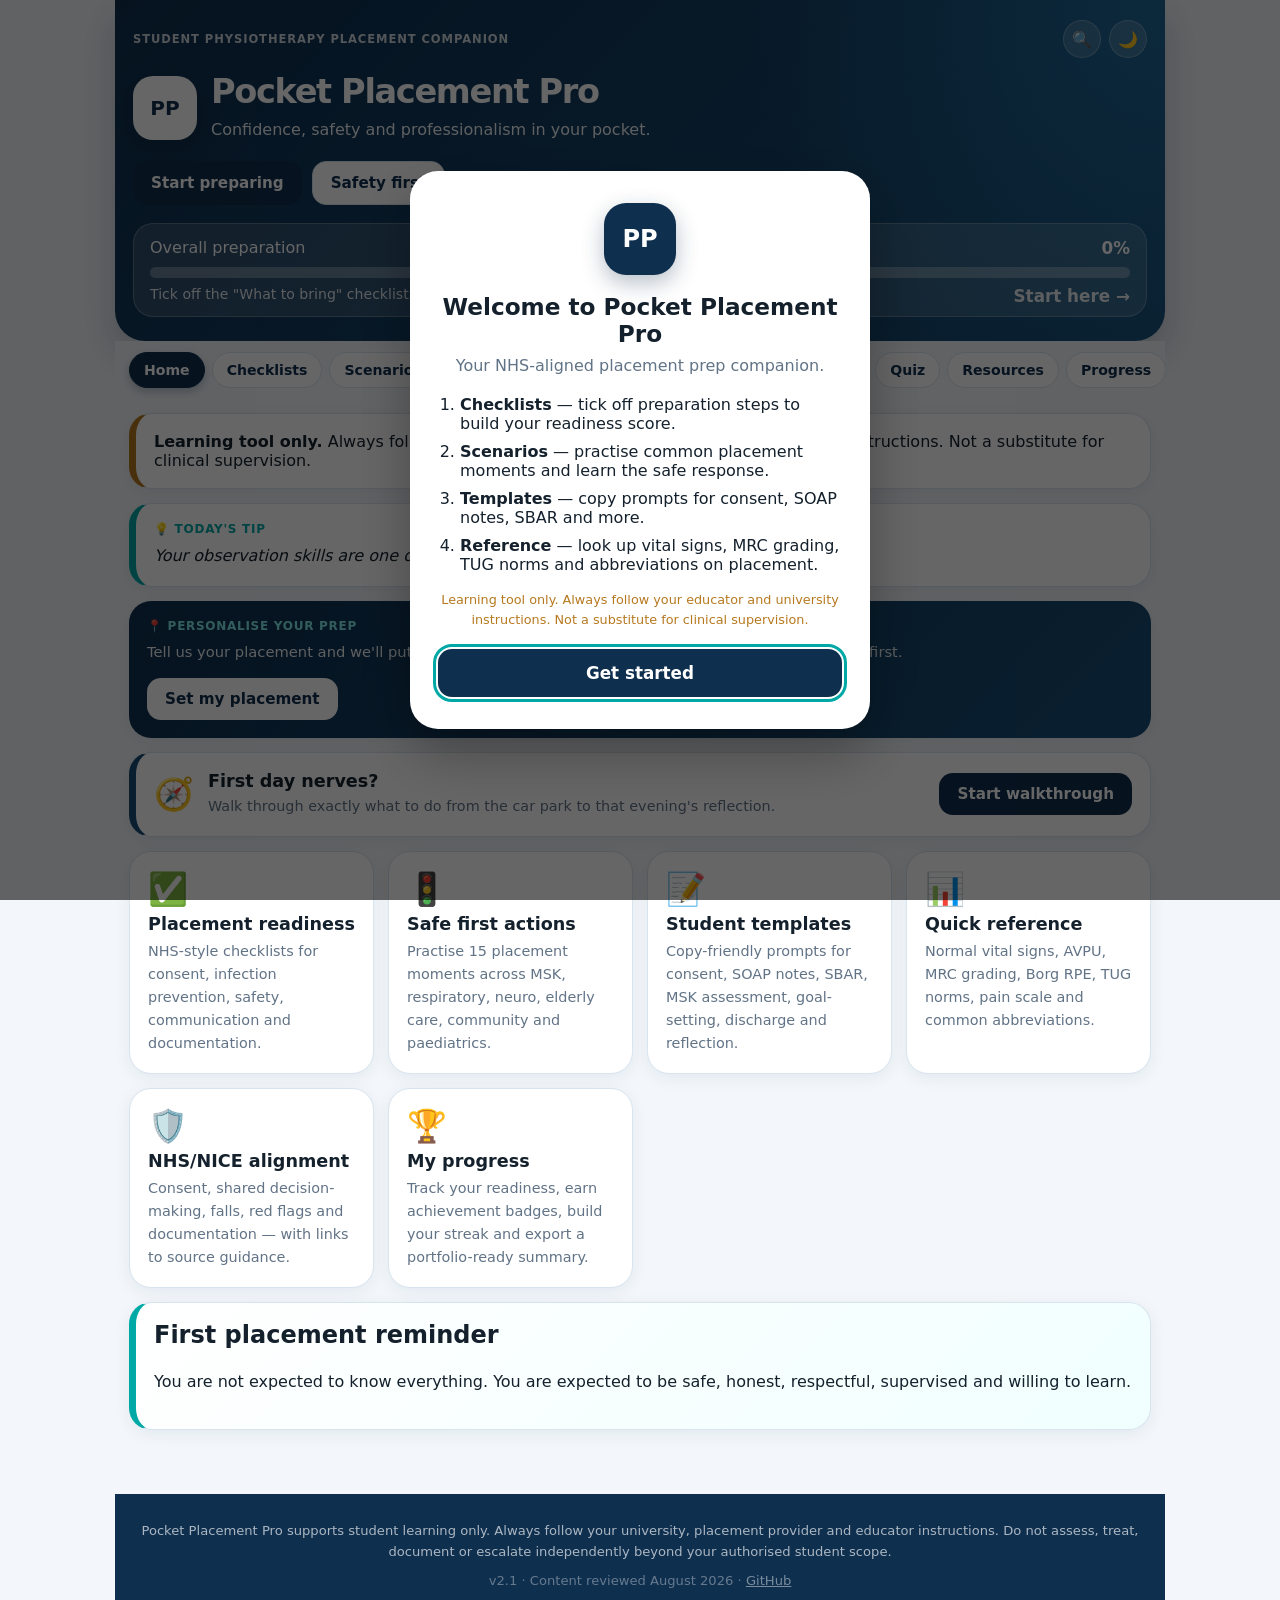
<file: index.html>
<!DOCTYPE html>
<html lang="en">
<head>
  <meta charset="UTF-8" />
  <meta name="viewport" content="width=device-width, initial-scale=1.0" />
  <meta name="theme-color" content="#0f2f4f" />
  <title>Pocket Placement Pro | NHS-aligned physiotherapy placement prep</title>
  <meta name="description" content="Pocket Placement Pro is a mobile placement preparation app for first-year physiotherapy students, with NHS/NICE-aligned safety prompts, checklists, scenarios, quick reference and documentation templates." />
  <link rel="manifest" href="manifest.json" />
  <link rel="stylesheet" href="styles.css" />
</head>
<body>

  <!-- ── ONBOARDING MODAL ─────────────────────────────────── -->
  <div id="onboardingModal" class="modal-overlay" hidden>
    <div class="modal-box" role="dialog" aria-modal="true" aria-labelledby="onboardingTitle">
      <div class="modal-logo" aria-hidden="true">PP</div>
      <h2 id="onboardingTitle">Welcome to Pocket Placement Pro</h2>
      <p class="modal-sub">Your NHS-aligned placement prep companion.</p>
      <ol class="onboarding-steps">
        <li><strong>Checklists</strong> — tick off preparation steps to build your readiness score.</li>
        <li><strong>Scenarios</strong> — practise common placement moments and learn the safe response.</li>
        <li><strong>Templates</strong> — copy prompts for consent, SOAP notes, SBAR and more.</li>
        <li><strong>Reference</strong> — look up vital signs, MRC grading, TUG norms and abbreviations on placement.</li>
      </ol>
      <p class="modal-disclaimer">Learning tool only. Always follow your educator and university instructions. Not a substitute for clinical supervision.</p>
      <button id="onboardingClose" class="primary">Get started</button>
    </div>
  </div>

  <a class="skip" href="#main">Skip to content</a>

  <div class="app-shell">

    <!-- ── HERO ──────────────────────────────────────────── -->
    <header class="hero">
      <div class="hero-top">
        <span class="topline">Student physiotherapy placement companion</span>
        <div class="hero-controls">
          <button id="searchToggle" class="icon-btn" aria-label="Toggle search" title="Search">🔍</button>
          <button id="darkToggle"   class="icon-btn" aria-label="Toggle dark mode" title="Dark mode">🌙</button>
        </div>
      </div>
      <div class="brand-row">
        <div class="logo" aria-hidden="true">PP</div>
        <div>
          <h1>Pocket Placement Pro</h1>
          <p>Confidence, safety and professionalism in your pocket.</p>
        </div>
      </div>
      <div class="hero-actions">
        <button class="primary" data-jump="checklists">Start preparing</button>
        <button class="secondary" data-jump="safety">Safety first</button>
      </div>
      <div class="progress-card" aria-label="Overall preparation progress">
        <span>Overall preparation</span>
        <strong id="overallPercent">0%</strong>
        <div class="bar"><div id="overallBar"></div></div>
        <small id="progressCaption">Complete checklist steps to build your readiness score.</small>
      </div>
    </header>

    <!-- ── SEARCH BAR (hidden by default) ─────────────────── -->
    <div id="searchBar" class="search-bar" hidden>
      <input id="searchInput" type="search" placeholder="Search checklists, scenarios, templates, reference…" autocomplete="off" />
    </div>

    <!-- ── NAVIGATION ─────────────────────────────────────── -->
    <nav class="tabs" aria-label="Main sections">
      <button class="tab active" data-view="home">Home</button>
      <button class="tab" data-view="checklists">Checklists</button>
      <button class="tab" data-view="scenarios">Scenarios</button>
      <button class="tab" data-view="templates">Templates</button>
      <button class="tab" data-view="safety">Safety</button>
      <button class="tab" data-view="reference">Reference</button>
      <button class="tab" data-view="anatomy">Anatomy</button>
      <button class="tab" data-view="quiz">Quiz</button>
      <button class="tab" data-view="resources">Resources</button>
      <button class="tab" data-view="progress">Progress</button>
    </nav>

    <main id="main">

      <!-- ── HOME ─────────────────────────────────────────── -->
      <section id="home" class="view active-view">

        <section class="notice clinical-notice">
          <strong>Learning tool only.</strong> Always follow your educator, university and placement provider instructions. Not a substitute for clinical supervision.
        </section>

        <section class="tip-box">
          <span class="tip-label">💡 Today's tip</span>
          <p id="dailyTip"></p>
        </section>

        <section id="placementBanner" class="placement-banner"></section>

        <section id="reviewPrompt" class="tip-box review-prompt" hidden></section>

        <section id="unfinishedNudge" class="tip-box nudge-prompt" hidden></section>

        <section class="first-day-cta">
          <span aria-hidden="true">🧭</span>
          <div>
            <h2>First day nerves?</h2>
            <p>Walk through exactly what to do from the car park to that evening's reflection.</p>
          </div>
          <button class="primary" id="firstDayBtn">Start walkthrough</button>
        </section>

        <div class="grid">
          <article class="feature-card" data-jump="checklists">
            <span aria-hidden="true">✅</span>
            <h2>Placement readiness</h2>
            <p>NHS-style checklists for consent, infection prevention, safety, communication and documentation.</p>
          </article>
          <article class="feature-card" data-jump="scenarios">
            <span aria-hidden="true">🚦</span>
            <h2>Safe first actions</h2>
            <p>Practise 15 placement moments across MSK, respiratory, neuro, elderly care, community and paediatrics.</p>
          </article>
          <article class="feature-card" data-jump="templates">
            <span aria-hidden="true">📝</span>
            <h2>Student templates</h2>
            <p>Copy-friendly prompts for consent, SOAP notes, SBAR, MSK assessment, goal-setting, discharge and reflection.</p>
          </article>
          <article class="feature-card" data-jump="reference">
            <span aria-hidden="true">📊</span>
            <h2>Quick reference</h2>
            <p>Normal vital signs, AVPU, MRC grading, Borg RPE, TUG norms, pain scale and common abbreviations.</p>
          </article>
          <article class="feature-card" data-jump="safety">
            <span aria-hidden="true">🛡️</span>
            <h2>NHS/NICE alignment</h2>
            <p>Consent, shared decision-making, falls, red flags and documentation — with links to source guidance.</p>
          </article>
          <article class="feature-card" data-jump="progress">
            <span aria-hidden="true">🏆</span>
            <h2>My progress</h2>
            <p>Track your readiness, earn achievement badges, build your streak and export a portfolio-ready summary.</p>
          </article>
        </div>

        <section class="calm-box">
          <h2>First placement reminder</h2>
          <p>You are not expected to know everything. You are expected to be safe, honest, respectful, supervised and willing to learn.</p>
        </section>

      </section>

      <!-- ── CHECKLISTS ─────────────────────────────────────── -->
      <section id="checklists" class="view">
        <div class="section-title">
          <div>
            <h2>Placement checklists</h2>
            <p>Tick items off as you prepare. Progress is saved on this device.</p>
          </div>
          <button id="resetProgress" class="ghost">Reset</button>
        </div>
        <div id="checklistList" class="stack"></div>
      </section>

      <!-- ── SCENARIOS ──────────────────────────────────────── -->
      <section id="scenarios" class="view">
        <div class="section-title">
          <div>
            <h2>What to do when…</h2>
            <p>Choose the safest first action. Learning prompts, not local clinical protocols.</p>
          </div>
          <select id="specialtyFilter" class="filter-select" aria-label="Filter scenarios by specialty">
            <option value="All">All specialties</option>
            <option value="General">General</option>
            <option value="MSK">MSK</option>
            <option value="Respiratory">Respiratory</option>
            <option value="Neuro">Neuro</option>
            <option value="Elderly care">Elderly care</option>
            <option value="Community">Community</option>
            <option value="Paediatric">Paediatric</option>
          </select>
        </div>
        <div id="scenarioModeBanner" class="mode-banner" hidden></div>
        <div id="scenarioList" class="stack"></div>
      </section>

      <!-- ── TEMPLATES ──────────────────────────────────────── -->
      <section id="templates" class="view">
        <div class="section-title">
          <div>
            <h2>Templates and scripts</h2>
            <p>Prompts only — adapt to local systems and educator requirements.</p>
          </div>
        </div>
        <div id="templateList" class="stack"></div>
      </section>

      <!-- ── SAFETY ─────────────────────────────────────────── -->
      <section id="safety" class="view">
        <div class="section-title">
          <div>
            <h2>Safety and guideline hub</h2>
            <p>Core principles for first-year physiotherapy placement practice.</p>
          </div>
        </div>
        <div id="safetyList" class="stack"></div>
      </section>

      <!-- ── QUICK REFERENCE ────────────────────────────────── -->
      <section id="reference" class="view">
        <div class="section-title">
          <div>
            <h2>Quick reference</h2>
            <p>Look up values, scales and abbreviations on placement.</p>
          </div>
        </div>
        <div id="referenceList" class="stack"></div>
      </section>

      <!-- ── QUIZ ───────────────────────────────────────────── -->
      <section id="quiz" class="view">
        <div class="section-title">
          <div>
            <h2>Knowledge quiz</h2>
            <p>True or false — a quick way to refresh your foundational knowledge.</p>
          </div>
        </div>
        <div id="quizHome" class="quiz-home"></div>
        <div id="quizPlay" class="quiz-play" hidden></div>
        <div id="quizResult" class="quiz-result" hidden></div>
        <p class="quiz-disclaimer">Revision aid only. Questions cover foundational principles and are not a substitute for your university curriculum, textbooks or educator guidance.</p>
      </section>

      <!-- ── ANATOMY ────────────────────────────────────────── -->
      <section id="anatomy" class="view">
        <div class="section-title">
          <div>
            <h2>Anatomy reference</h2>
            <p>Origin, insertion, action and nerve supply for muscles you'll be asked about. Search works across all regions.</p>
          </div>
        </div>
        <div id="anatomyList"></div>
        <p class="quiz-disclaimer">Revision aid only. Always cross-check against your prescribed anatomy text and university teaching.</p>
      </section>

      <!-- ── RESOURCES ──────────────────────────────────────── -->
      <section id="resources" class="view">
        <div class="section-title">
          <div>
            <h2>Trusted free resources</h2>
            <p>Credible UK sources worth bookmarking — all free to access.</p>
          </div>
        </div>
        <div id="resourceList" class="stack"></div>
        <p class="quiz-disclaimer">Links open external sites. Content there is maintained by those organisations, not by this app.</p>
      </section>

      <!-- ── PROGRESS ───────────────────────────────────────── -->
      <section id="progress" class="view">
        <div class="section-title">
          <div>
            <h2>My progress</h2>
            <p>Prepare for educator discussion and portfolio reflection.</p>
          </div>
        </div>
        <div class="stats">
          <div><strong id="doneCount">0</strong><span>steps done</span></div>
          <div><strong id="scenarioCount">0</strong><span>scenarios tried</span></div>
          <div><strong id="templateCount">0</strong><span>templates copied</span></div>
          <div><strong id="streakCount">0</strong><span>🔥 day streak</span></div>
        </div>

        <h3 class="section-sub">Achievements</h3>
        <div id="achievementList" class="achievement-grid"></div>

        <div class="export-actions">
          <button id="exportProgress" class="primary export-btn">Copy progress summary</button>
          <button id="downloadProgress" class="secondary export-btn">Download as file</button>
        </div>
        <pre id="exportBox" class="export-box" hidden></pre>
      </section>

    </main>

    <!-- ── FOOTER ─────────────────────────────────────────── -->
    <footer class="site-footer">
      <p>Pocket Placement Pro supports student learning only. Always follow your university, placement provider and educator instructions. Do not assess, treat, document or escalate independently beyond your authorised student scope.</p>
      <p class="version">v2.1 &middot; Content reviewed August 2026 &middot; <a href="https://github.com/MrRedPhysio/Pocket-Placement" target="_blank" rel="noopener noreferrer">GitHub</a></p>
    </footer>

  </div><!-- /.app-shell -->

  <div id="toast" role="status" aria-live="polite"></div>
  <script src="app.js"></script>
</body>
</html>
</file>
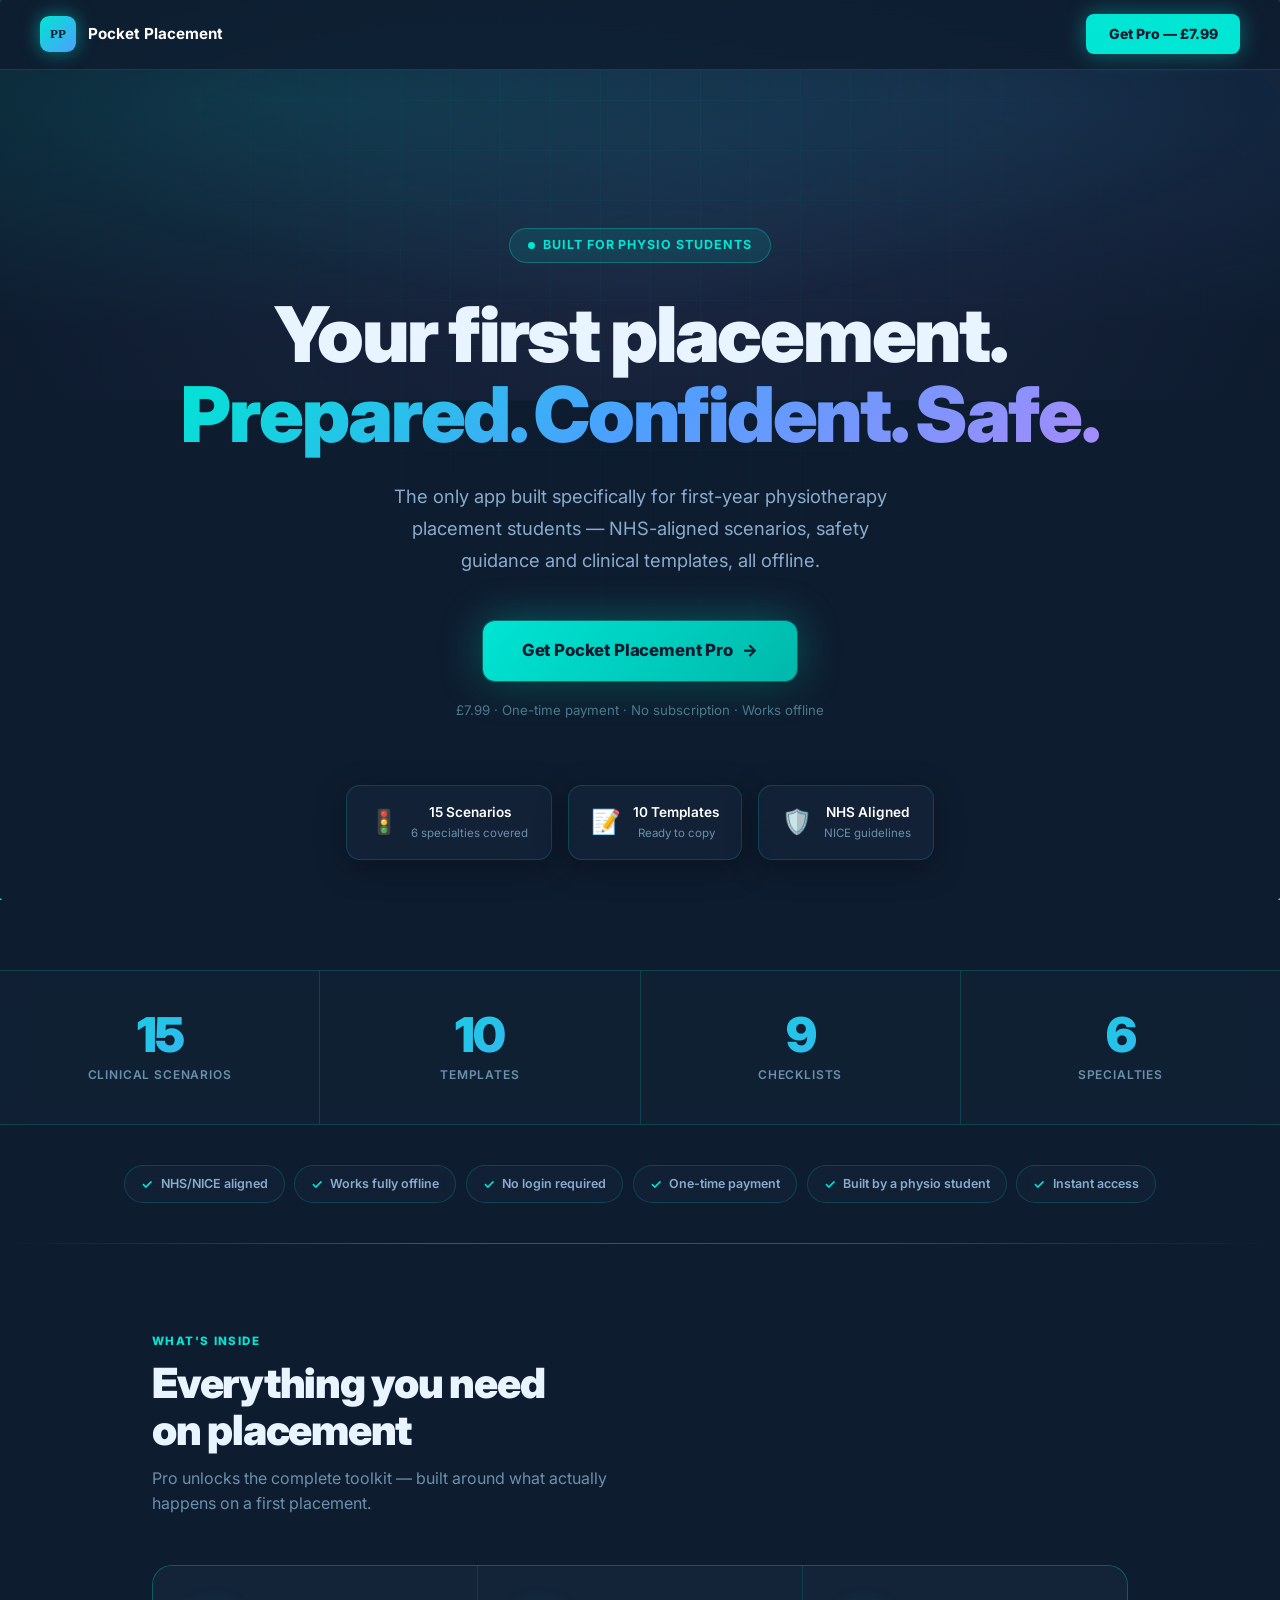
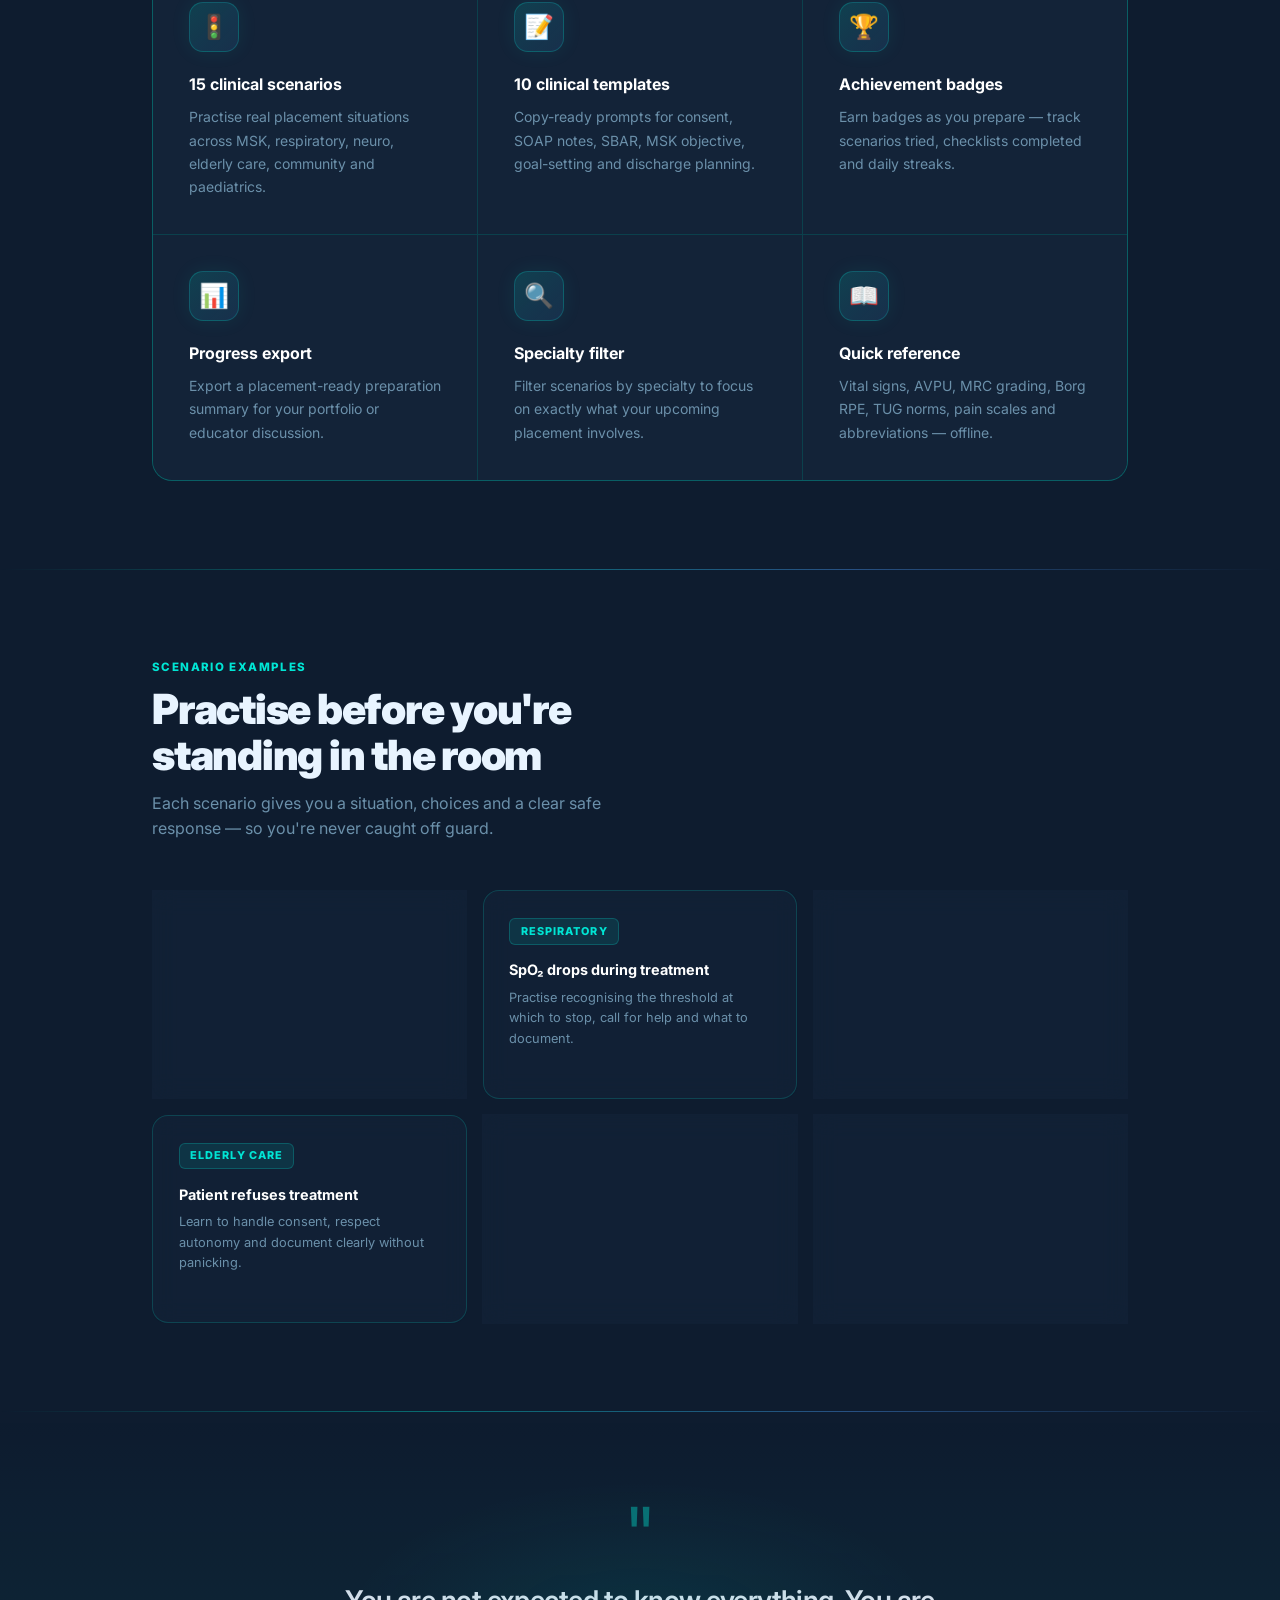
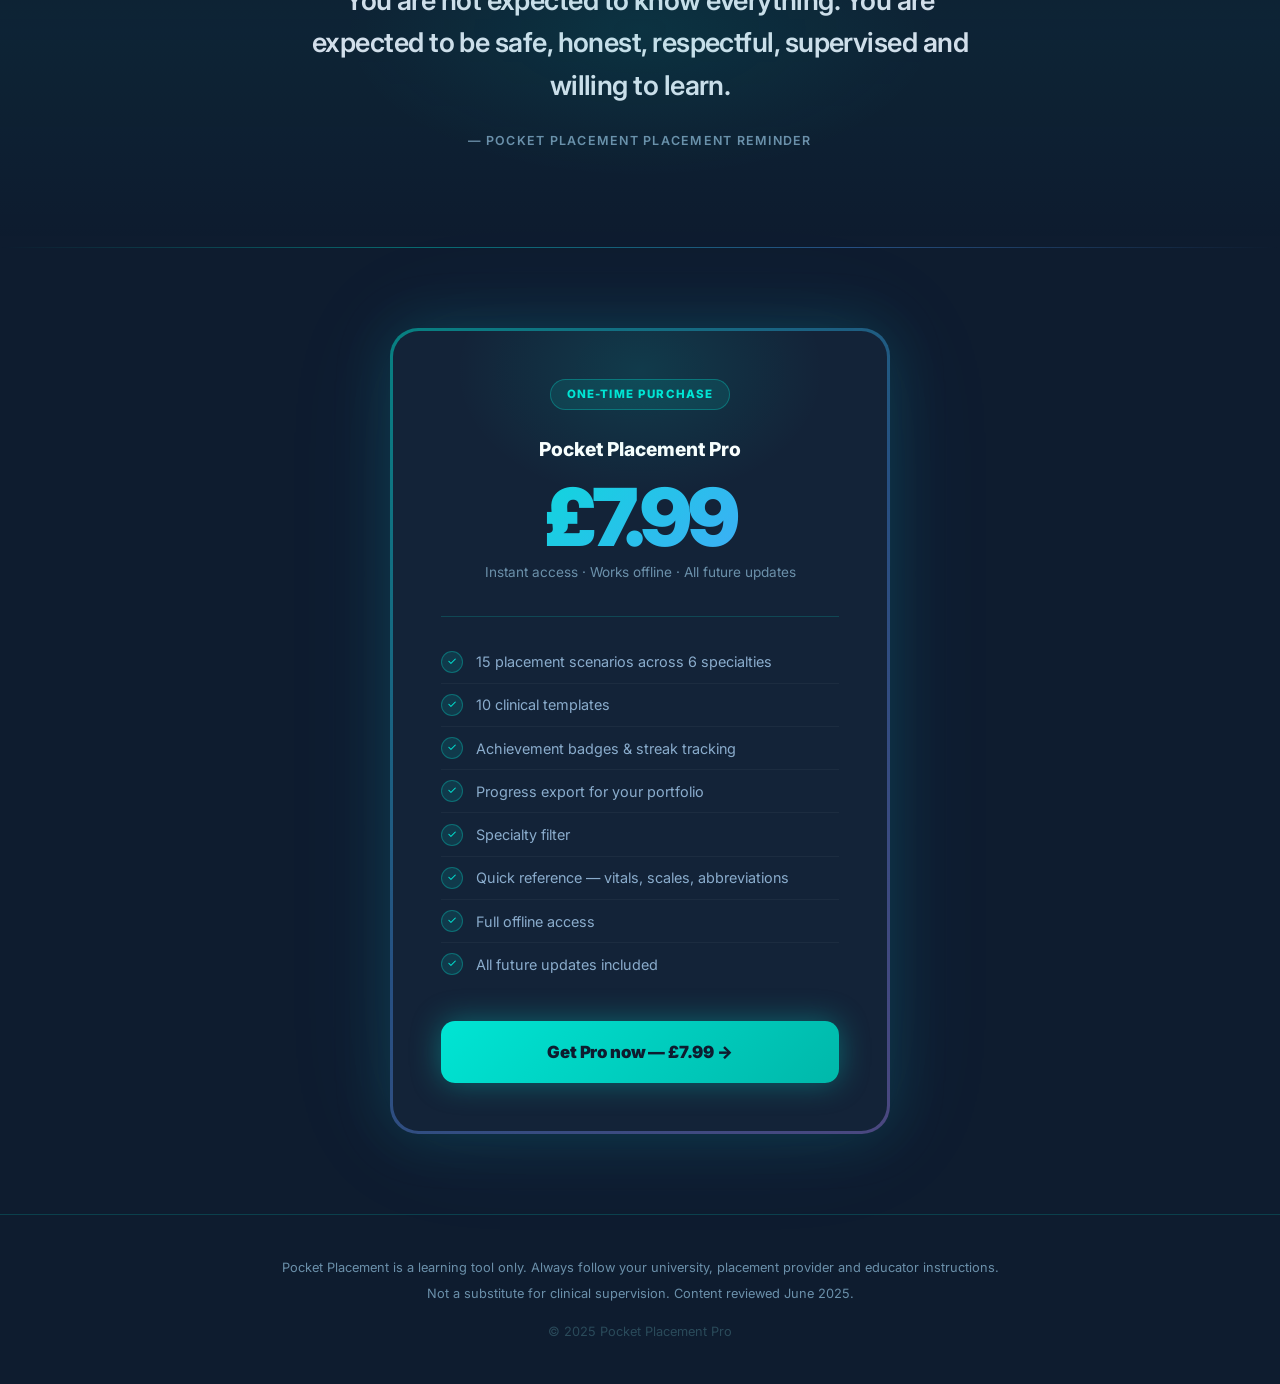
<file: pro.html>
<!DOCTYPE html>
<html lang="en">
<head>
  <meta charset="UTF-8" />
  <meta name="viewport" content="width=device-width, initial-scale=1.0" />
  <title>Pocket Placement Pro | NHS-aligned placement prep for physio students</title>
  <meta name="description" content="The only app built for first-year physiotherapy placement students. 15 scenarios, 10 templates, NHS guidance. £7.99 one-time." />
  <style>
    @import url('https://fonts.googleapis.com/css2?family=Inter:wght@300;400;500;600;700;800;900&display=swap');
    *, *::before, *::after { box-sizing: border-box; margin: 0; padding: 0; }
    :root {
      --bg:    #0e1c2f;
      --bg2:   #132338;
      --bg3:   #172a42;
      --teal:  #00e5d4;
      --teal2: #00b8aa;
      --blue:  #4d9fff;
      --purple:#a78bfa;
      --text:  #e8f4ff;
      --muted: #6b90aa;
      --border: rgba(0,229,212,0.18);
      --glow:  rgba(0,229,212,0.25);
    }
    html { scroll-behavior: smooth; }
    body {
      font-family: 'Inter', sans-serif;
      background: var(--bg);
      color: var(--text);
      line-height: 1.6;
      overflow-x: hidden;
    }
    a { color: inherit; text-decoration: none; }

    /* CANVAS PARTICLES */
    #particles { position: fixed; inset: 0; z-index: 0; pointer-events: none; }

    /* AURORA */
    .aurora {
      position: fixed;
      top: -200px; left: 50%; transform: translateX(-50%);
      width: 140vw; height: 600px;
      background: radial-gradient(ellipse at 30% 50%, rgba(0,229,212,0.12) 0%, transparent 55%),
                  radial-gradient(ellipse at 70% 50%, rgba(77,159,255,0.10) 0%, transparent 55%),
                  radial-gradient(ellipse at 50% 80%, rgba(167,139,250,0.08) 0%, transparent 55%);
      animation: aurora 12s ease-in-out infinite;
      pointer-events: none;
      z-index: 0;
    }
    @keyframes aurora { 0%,100%{opacity:.7;transform:translateX(-50%) scaleX(1)} 50%{opacity:1;transform:translateX(-48%) scaleX(1.05)} }

    /* GRID */
    .grid-bg {
      position: fixed; inset: 0; z-index: 0; pointer-events: none;
      background-image: linear-gradient(rgba(0,229,212,0.04) 1px, transparent 1px),
                        linear-gradient(90deg, rgba(0,229,212,0.04) 1px, transparent 1px);
      background-size: 50px 50px;
      mask-image: radial-gradient(ellipse at 50% 0%, black 0%, transparent 70%);
    }

    .above { position: relative; z-index: 2; }

    /* NAV */
    nav {
      position: fixed; top: 0; left: 0; right: 0; z-index: 100;
      padding: 0.9rem 2.5rem;
      display: flex; align-items: center; justify-content: space-between;
      background: rgba(14,28,47,0.8);
      backdrop-filter: blur(24px);
      border-bottom: 1px solid var(--border);
    }
    .nav-brand { display: flex; align-items: center; gap: 0.75rem; }
    .nav-logo {
      width: 36px; height: 36px; border-radius: 9px;
      background: linear-gradient(135deg, var(--teal), var(--blue));
      display: flex; align-items: center; justify-content: center;
      font-family: Georgia, serif; font-size: 13px; font-weight: 700; color: #0e1c2f;
      box-shadow: 0 0 18px rgba(0,229,212,0.5);
    }
    .nav-name { font-size: 0.95rem; font-weight: 700; color: white; }
    .nav-cta {
      background: var(--teal); color: #0e1c2f;
      padding: 0.55rem 1.4rem; border-radius: 8px;
      font-size: 0.875rem; font-weight: 800;
      box-shadow: 0 0 22px rgba(0,229,212,0.4);
      transition: all 0.2s;
    }
    .nav-cta:hover { box-shadow: 0 0 38px rgba(0,229,212,0.65); transform: translateY(-1px); }

    /* HERO */
    .hero {
      min-height: 100vh;
      display: flex; flex-direction: column; align-items: center; justify-content: center;
      text-align: center; padding: 9rem 2rem 6rem;
    }
    .hero-eyebrow {
      display: inline-flex; align-items: center; gap: 0.5rem;
      background: rgba(0,229,212,0.1);
      border: 1px solid rgba(0,229,212,0.3);
      color: var(--teal);
      padding: 0.4rem 1.1rem; border-radius: 100px;
      font-size: 0.78rem; font-weight: 700; letter-spacing: 0.08em; text-transform: uppercase;
      margin-bottom: 2rem;
      animation: fadeUp 0.7s ease both;
    }
    .pulse-dot { width: 7px; height: 7px; border-radius: 50%; background: var(--teal); animation: pulseDot 2s infinite; }
    @keyframes pulseDot { 0%,100%{box-shadow:0 0 0 0 rgba(0,229,212,0.6)} 50%{box-shadow:0 0 0 6px rgba(0,229,212,0)} }

    .hero h1 {
      font-size: clamp(2.6rem, 6.5vw, 4.8rem);
      font-weight: 900; line-height: 1.05; letter-spacing: -0.03em;
      margin-bottom: 1.5rem;
      animation: fadeUp 0.7s 0.1s ease both;
    }
    .grad { background: linear-gradient(135deg, var(--teal) 0%, var(--blue) 50%, var(--purple) 100%); -webkit-background-clip: text; -webkit-text-fill-color: transparent; background-clip: text; }

    .hero-sub {
      font-size: 1.15rem; color: #8aaccc; max-width: 540px; margin: 0 auto 2.75rem; line-height: 1.75;
      animation: fadeUp 0.7s 0.2s ease both;
    }
    .hero-btn-wrap { animation: fadeUp 0.7s 0.3s ease both; }
    .btn-hero {
      display: inline-flex; align-items: center; gap: 0.6rem;
      background: linear-gradient(135deg, var(--teal), var(--teal2));
      color: #0e1c2f; padding: 1.05rem 2.4rem; border-radius: 12px;
      font-size: 1.05rem; font-weight: 800; letter-spacing: -0.01em;
      box-shadow: 0 0 0 1px rgba(0,229,212,0.3), 0 0 40px rgba(0,229,212,0.35), 0 8px 24px rgba(0,0,0,0.4);
      transition: all 0.25s;
    }
    .btn-hero:hover { box-shadow: 0 0 0 1px rgba(0,229,212,0.5), 0 0 60px rgba(0,229,212,0.55), 0 12px 32px rgba(0,0,0,0.5); transform: translateY(-3px); }
    .arr { transition: transform 0.2s; }
    .btn-hero:hover .arr { transform: translateX(5px); }
    .hero-note { margin-top: 1.2rem; font-size: 0.83rem; color: #4a7a8a; animation: fadeUp 0.7s 0.4s ease both; }

    /* FLOATING CARDS */
    .float-cards {
      display: flex; gap: 1rem; justify-content: center; flex-wrap: wrap;
      margin-top: 4rem;
      animation: fadeUp 0.7s 0.5s ease both;
    }
    .float-card {
      background: rgba(19,35,56,0.85);
      border: 1px solid var(--border);
      border-radius: 14px; padding: 1rem 1.4rem;
      backdrop-filter: blur(16px);
      display: flex; align-items: center; gap: 0.75rem;
      box-shadow: 0 8px 32px rgba(0,0,0,0.3);
      animation: floatCard 5s ease-in-out infinite;
    }
    .float-card:nth-child(2) { animation-delay: 0.8s; }
    .float-card:nth-child(3) { animation-delay: 1.6s; }
    @keyframes floatCard { 0%,100%{transform:translateY(0)} 50%{transform:translateY(-8px)} }
    .fc-icon { font-size: 1.5rem; }
    .fc-text { font-size: 0.85rem; font-weight: 600; color: white; }
    .fc-sub { font-size: 0.72rem; color: var(--muted); }

    /* STATS */
    .stats-band {
      display: flex; justify-content: center; gap: 0; flex-wrap: wrap;
      background: rgba(19,35,56,0.6); border-top: 1px solid var(--border); border-bottom: 1px solid var(--border);
      backdrop-filter: blur(12px);
    }
    .stat-item {
      flex: 1; min-width: 140px; text-align: center;
      padding: 2.5rem 1rem;
      border-right: 1px solid var(--border);
      transition: background 0.2s;
    }
    .stat-item:last-child { border-right: none; }
    .stat-item:hover { background: rgba(0,229,212,0.04); }
    .stat-num {
      font-size: 3rem; font-weight: 900; letter-spacing: -0.04em; line-height: 1;
      background: linear-gradient(135deg, var(--teal), var(--blue));
      -webkit-background-clip: text; -webkit-text-fill-color: transparent; background-clip: text;
    }
    .stat-lbl { font-size: 0.75rem; color: var(--muted); font-weight: 600; text-transform: uppercase; letter-spacing: 0.07em; margin-top: 0.4rem; }

    /* TRUST PILLS */
    .trust-row { display: flex; justify-content: center; flex-wrap: wrap; gap: 0.6rem; padding: 2.5rem 2rem; }
    .tpill {
      display: flex; align-items: center; gap: 0.45rem;
      background: rgba(19,35,56,0.7); border: 1px solid var(--border);
      padding: 0.45rem 1rem; border-radius: 100px;
      font-size: 0.78rem; font-weight: 600; color: #8aaccc;
      backdrop-filter: blur(10px);
      transition: all 0.2s;
    }
    .tpill:hover { border-color: var(--teal); color: var(--teal); }
    .tpill-check { color: var(--teal); font-size: 0.85rem; }

    /* GLOW LINE */
    .glow-line { height: 1px; background: linear-gradient(90deg, transparent, var(--teal), var(--blue), transparent); opacity: 0.4; }

    /* SECTIONS */
    .sec { padding: 5.5rem 2rem; max-width: 1040px; margin: 0 auto; }
    .sec-label { font-size: 0.72rem; font-weight: 800; text-transform: uppercase; letter-spacing: 0.12em; color: var(--teal); margin-bottom: 0.6rem; }
    .sec-title { font-size: clamp(1.8rem, 4vw, 2.6rem); font-weight: 900; letter-spacing: -0.03em; line-height: 1.12; margin-bottom: 0.75rem; }
    .sec-sub { color: var(--muted); font-size: 1rem; margin-bottom: 3rem; max-width: 520px; }

    /* FEATURES */
    .feat-grid {
      display: grid; grid-template-columns: repeat(auto-fit, minmax(290px, 1fr)); gap: 1px;
      border: 1px solid var(--border); border-radius: 20px; overflow: hidden;
      background: var(--border);
    }
    .feat {
      background: var(--bg2); padding: 2.25rem;
      transition: background 0.25s;
      position: relative; overflow: hidden;
    }
    .feat::before {
      content: ''; position: absolute; inset: 0;
      background: radial-gradient(circle at 0% 0%, rgba(0,229,212,0.07), transparent 60%);
      opacity: 0; transition: opacity 0.3s;
    }
    .feat:hover { background: rgba(19,42,66,0.95); }
    .feat:hover::before { opacity: 1; }
    .feat-ico {
      width: 50px; height: 50px; border-radius: 14px;
      background: linear-gradient(135deg, rgba(0,229,212,0.15), rgba(77,159,255,0.1));
      border: 1px solid rgba(0,229,212,0.22);
      display: flex; align-items: center; justify-content: center;
      font-size: 1.5rem; margin-bottom: 1.25rem;
      box-shadow: 0 0 20px rgba(0,229,212,0.08);
    }
    .feat h3 { font-size: 1rem; font-weight: 700; color: white; margin-bottom: 0.5rem; }
    .feat p { font-size: 0.875rem; color: #6b90aa; line-height: 1.65; }

    /* SCENARIO CARDS */
    .sc-grid { display: grid; grid-template-columns: repeat(auto-fit, minmax(290px, 1fr)); gap: 1rem; margin-top: 2rem; }
    .sc {
      background: rgba(19,35,56,0.7); border: 1px solid var(--border); border-radius: 16px; padding: 1.6rem;
      backdrop-filter: blur(12px);
      transition: all 0.25s;
      position: relative; overflow: hidden;
    }
    .sc::after {
      content: ''; position: absolute; top: 0; left: 0; right: 0; height: 2px;
      background: linear-gradient(90deg, var(--teal), var(--blue));
      transform: scaleX(0); transform-origin: left; transition: transform 0.3s;
    }
    .sc:hover { border-color: rgba(0,229,212,0.35); transform: translateY(-4px); box-shadow: 0 16px 40px rgba(0,0,0,0.35), 0 0 30px rgba(0,229,212,0.06); }
    .sc:hover::after { transform: scaleX(1); }
    .sc-tag {
      display: inline-block; font-size: 0.68rem; font-weight: 800; text-transform: uppercase;
      letter-spacing: 0.1em; padding: 0.22rem 0.65rem; border-radius: 6px;
      background: rgba(0,229,212,0.1); color: var(--teal); border: 1px solid rgba(0,229,212,0.22);
      margin-bottom: 0.85rem;
    }
    .sc h4 { font-size: 0.9rem; font-weight: 700; color: white; margin-bottom: 0.4rem; }
    .sc p { font-size: 0.8rem; color: var(--muted); line-height: 1.6; }

    /* QUOTE */
    .quote-band {
      padding: 6rem 2rem; text-align: center;
      background: linear-gradient(180deg, transparent, rgba(0,229,212,0.04), transparent);
      position: relative;
    }
    .quote-band::before {
      content: ''; position: absolute;
      top: 50%; left: 50%; transform: translate(-50%,-50%);
      width: 600px; height: 300px;
      background: radial-gradient(ellipse, rgba(0,229,212,0.08), transparent 70%);
      pointer-events: none;
    }
    .qmark { font-size: 5rem; line-height: 0.7; color: var(--teal); opacity: 0.4; display: block; margin-bottom: 1rem; }
    .quote-band blockquote {
      font-size: clamp(1.2rem, 2.8vw, 1.7rem); font-weight: 600; letter-spacing: -0.02em;
      line-height: 1.55; max-width: 680px; margin: 0 auto 1.5rem;
      color: rgba(232,244,255,0.9);
    }
    .q-attr { font-size: 0.78rem; color: var(--muted); text-transform: uppercase; letter-spacing: 0.1em; font-weight: 600; }

    /* PRICING */
    .pricing-wrap { display: flex; justify-content: center; padding: 5rem 2rem; }
    .p-card {
      max-width: 500px; width: 100%; border-radius: 28px;
      padding: 3px;
      background: linear-gradient(135deg, rgba(0,229,212,0.5), rgba(77,159,255,0.4), rgba(167,139,250,0.4));
      box-shadow: 0 0 60px rgba(0,229,212,0.15), 0 0 120px rgba(77,159,255,0.08);
      animation: borderPulse 4s ease-in-out infinite;
    }
    @keyframes borderPulse { 0%,100%{box-shadow:0 0 60px rgba(0,229,212,0.15),0 0 120px rgba(77,159,255,0.08)} 50%{box-shadow:0 0 80px rgba(0,229,212,0.25),0 0 160px rgba(77,159,255,0.15)} }
    .p-inner {
      background: var(--bg2); border-radius: 26px; padding: 3rem;
      text-align: center;
      position: relative; overflow: hidden;
    }
    .p-inner::before {
      content: ''; position: absolute; top: -100px; left: 50%; transform: translateX(-50%);
      width: 400px; height: 280px;
      background: radial-gradient(ellipse, rgba(0,229,212,0.12), transparent 65%);
    }
    .p-badge {
      display: inline-block;
      background: rgba(0,229,212,0.1); border: 1px solid rgba(0,229,212,0.3);
      color: var(--teal); font-size: 0.72rem; font-weight: 800; text-transform: uppercase;
      letter-spacing: 0.1em; padding: 0.35rem 1rem; border-radius: 100px;
      margin-bottom: 1.5rem;
    }
    .p-name { font-size: 1.2rem; font-weight: 800; color: white; margin-bottom: 0.5rem; }
    .p-price {
      font-size: 5rem; font-weight: 900; letter-spacing: -0.05em; line-height: 1;
      background: linear-gradient(135deg, var(--teal), var(--blue));
      -webkit-background-clip: text; -webkit-text-fill-color: transparent; background-clip: text;
      margin: 0.75rem 0 0.3rem;
    }
    .p-note { font-size: 0.85rem; color: var(--muted); margin-bottom: 2rem; }
    .p-divider { height: 1px; background: var(--border); margin: 1.5rem 0; }
    .p-feats { list-style: none; text-align: left; margin-bottom: 2.25rem; }
    .p-feats li {
      display: flex; align-items: center; gap: 0.8rem;
      padding: 0.6rem 0; font-size: 0.9rem; color: #8aaccc;
      border-bottom: 1px solid rgba(255,255,255,0.04);
    }
    .p-feats li:last-child { border-bottom: none; }
    .pcheck {
      width: 22px; height: 22px; border-radius: 50%; flex-shrink: 0;
      background: rgba(0,229,212,0.12); border: 1px solid rgba(0,229,212,0.3);
      display: flex; align-items: center; justify-content: center;
      font-size: 0.7rem; color: var(--teal);
    }
    .btn-buy {
      display: flex; align-items: center; justify-content: center; gap: 0.5rem;
      width: 100%; padding: 1.1rem;
      background: linear-gradient(135deg, var(--teal), var(--teal2));
      color: #0e1c2f; border-radius: 14px;
      font-size: 1.05rem; font-weight: 900; letter-spacing: -0.01em;
      box-shadow: 0 0 30px rgba(0,229,212,0.35);
      transition: all 0.25s;
    }
    .btn-buy:hover { box-shadow: 0 0 55px rgba(0,229,212,0.55); transform: translateY(-2px); }

    /* FOOTER */
    footer {
      border-top: 1px solid var(--border); padding: 2.5rem 2rem;
      text-align: center; font-size: 0.8rem; color: var(--muted); line-height: 2;
    }

    /* REVEAL */
    .reveal { opacity: 0; transform: translateY(28px); transition: opacity 0.75s ease, transform 0.75s ease; }
    .reveal.visible { opacity: 1; transform: translateY(0); }

    @keyframes fadeUp { from{opacity:0;transform:translateY(22px)} to{opacity:1;transform:translateY(0)} }

    @media (max-width: 640px) {
      .float-cards { display: none; }
      .p-inner { padding: 2rem 1.5rem; }
    }
  </style>
</head>
<body>

  <canvas id="particles"></canvas>
  <div class="aurora"></div>
  <div class="grid-bg"></div>

  <!-- NAV -->
  <nav class="above">
    <div class="nav-brand">
      <div class="nav-logo">PP</div>
      <span class="nav-name">Pocket Placement</span>
    </div>
    <a class="nav-cta" href="https://redalex4.gumroad.com/l/kentms" target="_blank">Get Pro — £7.99</a>
  </nav>

  <!-- HERO -->
  <section class="hero above">
    <div class="hero-eyebrow"><div class="pulse-dot"></div>Built for physio students</div>
    <h1>Your first placement.<br><span class="grad">Prepared. Confident. Safe.</span></h1>
    <p class="hero-sub">The only app built specifically for first-year physiotherapy placement students — NHS-aligned scenarios, safety guidance and clinical templates, all offline.</p>
    <div class="hero-btn-wrap">
      <a class="btn-hero" href="https://redalex4.gumroad.com/l/kentms" target="_blank">
        Get Pocket Placement Pro <span class="arr">→</span>
      </a>
    </div>
    <p class="hero-note">£7.99 · One-time payment · No subscription · Works offline</p>

    <div class="float-cards">
      <div class="float-card"><div class="fc-icon">🚦</div><div><div class="fc-text">15 Scenarios</div><div class="fc-sub">6 specialties covered</div></div></div>
      <div class="float-card"><div class="fc-icon">📝</div><div><div class="fc-text">10 Templates</div><div class="fc-sub">Ready to copy</div></div></div>
      <div class="float-card"><div class="fc-icon">🛡️</div><div><div class="fc-text">NHS Aligned</div><div class="fc-sub">NICE guidelines</div></div></div>
    </div>
  </section>

  <!-- STATS -->
  <div class="stats-band above reveal">
    <div class="stat-item"><div class="stat-num">15</div><div class="stat-lbl">Clinical scenarios</div></div>
    <div class="stat-item"><div class="stat-num">10</div><div class="stat-lbl">Templates</div></div>
    <div class="stat-item"><div class="stat-num">9</div><div class="stat-lbl">Checklists</div></div>
    <div class="stat-item"><div class="stat-num">6</div><div class="stat-lbl">Specialties</div></div>
  </div>

  <!-- TRUST -->
  <div class="trust-row above reveal">
    <div class="tpill"><span class="tpill-check">✓</span> NHS/NICE aligned</div>
    <div class="tpill"><span class="tpill-check">✓</span> Works fully offline</div>
    <div class="tpill"><span class="tpill-check">✓</span> No login required</div>
    <div class="tpill"><span class="tpill-check">✓</span> One-time payment</div>
    <div class="tpill"><span class="tpill-check">✓</span> Built by a physio student</div>
    <div class="tpill"><span class="tpill-check">✓</span> Instant access</div>
  </div>

  <div class="glow-line above"></div>

  <!-- FEATURES -->
  <div class="sec above reveal">
    <div class="sec-label">What's inside</div>
    <h2 class="sec-title">Everything you need<br>on placement</h2>
    <p class="sec-sub">Pro unlocks the complete toolkit — built around what actually happens on a first placement.</p>
    <div class="feat-grid">
      <div class="feat"><div class="feat-ico">🚦</div><h3>15 clinical scenarios</h3><p>Practise real placement situations across MSK, respiratory, neuro, elderly care, community and paediatrics.</p></div>
      <div class="feat"><div class="feat-ico">📝</div><h3>10 clinical templates</h3><p>Copy-ready prompts for consent, SOAP notes, SBAR, MSK objective, goal-setting and discharge planning.</p></div>
      <div class="feat"><div class="feat-ico">🏆</div><h3>Achievement badges</h3><p>Earn badges as you prepare — track scenarios tried, checklists completed and daily streaks.</p></div>
      <div class="feat"><div class="feat-ico">📊</div><h3>Progress export</h3><p>Export a placement-ready preparation summary for your portfolio or educator discussion.</p></div>
      <div class="feat"><div class="feat-ico">🔍</div><h3>Specialty filter</h3><p>Filter scenarios by specialty to focus on exactly what your upcoming placement involves.</p></div>
      <div class="feat"><div class="feat-ico">📖</div><h3>Quick reference</h3><p>Vital signs, AVPU, MRC grading, Borg RPE, TUG norms, pain scales and abbreviations — offline.</p></div>
    </div>
  </div>

  <div class="glow-line above"></div>

  <!-- SCENARIOS -->
  <div class="sec above reveal">
    <div class="sec-label">Scenario examples</div>
    <h2 class="sec-title">Practise before you're<br>standing in the room</h2>
    <p class="sec-sub">Each scenario gives you a situation, choices and a clear safe response — so you're never caught off guard.</p>
    <div class="sc-grid">
      <div class="sc"><div class="sc-tag">MSK</div><h4>Patient reports sudden severe back pain</h4><p>Learn the red flag signs that require immediate escalation and how to communicate this to your educator.</p></div>
      <div class="sc"><div class="sc-tag">Respiratory</div><h4>SpO₂ drops during treatment</h4><p>Practise recognising the threshold at which to stop, call for help and what to document.</p></div>
      <div class="sc"><div class="sc-tag">Neuro</div><h4>Patient becomes confused mid-session</h4><p>Understand AVPU and your safe first action when a patient's consciousness changes.</p></div>
      <div class="sc"><div class="sc-tag">Elderly care</div><h4>Patient refuses treatment</h4><p>Learn to handle consent, respect autonomy and document clearly without panicking.</p></div>
      <div class="sc"><div class="sc-tag">Community</div><h4>Home visit — unsafe environment</h4><p>Know when and how to raise a safeguarding concern on community placement.</p></div>
      <div class="sc"><div class="sc-tag">Paediatric</div><h4>Child becomes distressed during assessment</h4><p>Practise child-appropriate communication and when to pause and involve a parent or guardian.</p></div>
    </div>
  </div>

  <div class="glow-line above"></div>

  <!-- QUOTE -->
  <div class="quote-band above reveal">
    <span class="qmark">"</span>
    <blockquote>You are not expected to know everything. You are expected to be safe, honest, respectful, supervised and willing to learn.</blockquote>
    <div class="q-attr">— Pocket Placement placement reminder</div>
  </div>

  <div class="glow-line above"></div>

  <!-- PRICING -->
  <div class="pricing-wrap above reveal">
    <div class="p-card">
      <div class="p-inner">
        <div class="p-badge">One-time purchase</div>
        <div class="p-name">Pocket Placement Pro</div>
        <div class="p-price">£7.99</div>
        <div class="p-note">Instant access · Works offline · All future updates</div>
        <div class="p-divider"></div>
        <ul class="p-feats">
          <li><div class="pcheck">✓</div> 15 placement scenarios across 6 specialties</li>
          <li><div class="pcheck">✓</div> 10 clinical templates</li>
          <li><div class="pcheck">✓</div> Achievement badges &amp; streak tracking</li>
          <li><div class="pcheck">✓</div> Progress export for your portfolio</li>
          <li><div class="pcheck">✓</div> Specialty filter</li>
          <li><div class="pcheck">✓</div> Quick reference — vitals, scales, abbreviations</li>
          <li><div class="pcheck">✓</div> Full offline access</li>
          <li><div class="pcheck">✓</div> All future updates included</li>
        </ul>
        <a class="btn-buy" href="https://redalex4.gumroad.com/l/kentms" target="_blank">Get Pro now — £7.99 →</a>
      </div>
    </div>
  </div>

  <!-- FOOTER -->
  <footer class="above">
    <p>Pocket Placement is a learning tool only. Always follow your university, placement provider and educator instructions.</p>
    <p>Not a substitute for clinical supervision. Content reviewed June 2025.</p>
    <p style="margin-top:0.75rem; color:#2a4a5a;">© 2025 Pocket Placement Pro</p>
  </footer>

  <script>
    /* PARTICLES */
    const canvas = document.getElementById('particles');
    const ctx = canvas.getContext('2d');
    let W, H, dots = [];
    function resize() { W = canvas.width = innerWidth; H = canvas.height = innerHeight; }
    resize(); window.addEventListener('resize', resize);
    for (let i = 0; i < 80; i++) {
      dots.push({
        x: Math.random() * 2000, y: Math.random() * 2000,
        r: Math.random() * 1.5 + 0.3,
        vx: (Math.random() - 0.5) * 0.25,
        vy: (Math.random() - 0.5) * 0.25,
        a: Math.random() * 0.5 + 0.1
      });
    }
    function draw() {
      ctx.clearRect(0, 0, W, H);
      dots.forEach(d => {
        d.x += d.vx; d.y += d.vy;
        if (d.x < 0) d.x = W; if (d.x > W) d.x = 0;
        if (d.y < 0) d.y = H; if (d.y > H) d.y = 0;
        ctx.beginPath();
        ctx.arc(d.x, d.y, d.r, 0, Math.PI * 2);
        ctx.fillStyle = `rgba(0,229,212,${d.a})`;
        ctx.fill();
      });
      /* draw connections */
      for (let i = 0; i < dots.length; i++) {
        for (let j = i + 1; j < dots.length; j++) {
          const dx = dots[i].x - dots[j].x, dy = dots[i].y - dots[j].y;
          const dist = Math.sqrt(dx*dx + dy*dy);
          if (dist < 140) {
            ctx.beginPath();
            ctx.moveTo(dots[i].x, dots[i].y);
            ctx.lineTo(dots[j].x, dots[j].y);
            ctx.strokeStyle = `rgba(0,229,212,${0.06 * (1 - dist/140)})`;
            ctx.lineWidth = 0.5;
            ctx.stroke();
          }
        }
      }
      requestAnimationFrame(draw);
    }
    draw();

    /* SCROLL REVEAL */
    const io = new IntersectionObserver(entries => {
      entries.forEach(e => { if (e.isIntersecting) { e.target.classList.add('visible'); io.unobserve(e.target); } });
    }, { threshold: 0.1 });
    document.querySelectorAll('.reveal').forEach(el => io.observe(el));
  </script>
</body>
</html>
</file>
<file: styles.css>
/* ============================================================
   POCKET PLACEMENT PRO v2.1 — styles.css
   ============================================================ */

/* ── DESIGN TOKENS ──────────────────────────────────────────── */
:root {
  --navy:        #0f2f4f;
  --navy2:       #174e77;
  --teal:        #00a9a5;
  --cyan:        #e8f8f8;
  --bg:          #f3f7fb;
  --card:        #ffffff;
  --text:        #14212d;
  --muted:       #617386;
  --line:        #d8e4ee;
  --danger:      #b42318;
  --good:        #087764;
  --amber:       #b7791f;
  --purple:      #7c3aed;
  --shadow-card: 0 4px 16px rgba(15,47,79,.07);
  --shadow-hero: 0 18px 38px rgba(15,47,79,.22);
  --radius:      22px;
  --radius-btn:  14px;
  --hero-bg:     radial-gradient(circle at top right, #1e6797, transparent 38%),
                 linear-gradient(135deg, #0f2f4f, #174e77);
}

/* Dark mode overrides */
[data-theme="dark"] {
  --bg:          #0d1117;
  --card:        #161b22;
  --text:        #e6edf3;
  --muted:       #8b949e;
  --line:        #30363d;
  --cyan:        #1a3535;
  --shadow-card: 0 4px 16px rgba(0,0,0,.35);
  --shadow-hero: 0 18px 38px rgba(0,0,0,.45);
}

/* ── RESET ───────────────────────────────────────────────────── */
*, *::before, *::after { box-sizing: border-box; }
body {
  margin: 0;
  font-family: Inter, system-ui, Arial, sans-serif;
  background: var(--bg);
  color: var(--text);
  transition: background .25s, color .25s;
  -webkit-text-size-adjust: 100%;
}
[hidden] { display: none !important; }

/* ── FOCUS VISIBILITY ────────────────────────────────────────── */
:focus-visible { outline: 3px solid var(--teal); outline-offset: 2px; border-radius: 6px; }

/* ── SKIP LINK ───────────────────────────────────────────────── */
.skip { position: absolute; left: -999px; top: auto; }
.skip:focus {
  left: 12px; top: 12px;
  background: #fff; color: #000;
  padding: 10px 16px; border-radius: 8px; z-index: 200;
}

/* ── APP SHELL ───────────────────────────────────────────────── */
.app-shell { max-width: 1050px; margin: 0 auto; min-height: 100vh; }

/* ── HERO ────────────────────────────────────────────────────── */
.hero {
  background: var(--hero-bg);
  color: #fff;
  padding: 20px 18px 24px;
  border-radius: 0 0 30px 30px;
  box-shadow: var(--shadow-hero);
}
.hero-top {
  display: flex;
  justify-content: space-between;
  align-items: center;
  margin-bottom: 16px;
}
.topline {
  text-transform: uppercase;
  letter-spacing: .08em;
  font-weight: 800;
  font-size: .72rem;
  opacity: .8;
}
.hero-controls { display: flex; gap: 8px; }
.icon-btn {
  background: rgba(255,255,255,.15);
  border: 1px solid rgba(255,255,255,.25);
  color: #fff;
  border-radius: 50%;
  width: 38px; height: 38px;
  font-size: 1rem;
  cursor: pointer;
  display: grid; place-items: center;
  transition: background .15s, transform .1s;
  flex-shrink: 0;
}
.icon-btn:hover  { background: rgba(255,255,255,.28); }
.icon-btn:active { transform: scale(.92); }

.brand-row { display: flex; gap: 14px; align-items: center; }
.logo {
  width: 64px; height: 64px;
  border-radius: 20px;
  background: #fff; color: var(--navy);
  display: grid; place-items: center;
  font-weight: 900; font-size: 1.25rem;
  box-shadow: 0 8px 22px rgba(0,0,0,.2);
  flex-shrink: 0;
}
h1 { margin: 0; font-size: 2.1rem; letter-spacing: -.04em; line-height: 1.1; }
p  { line-height: 1.6; }
.hero p { margin: 6px 0 0; opacity: .92; max-width: 680px; }

.hero-actions { display: flex; gap: 10px; flex-wrap: wrap; margin-top: 18px; }

.progress-card {
  margin-top: 18px;
  background: rgba(255,255,255,.13);
  padding: 14px 16px;
  border: 1px solid rgba(255,255,255,.22);
  border-radius: 20px;
}
.progress-card strong { float: right; font-size: 1.05rem; }
.bar {
  height: 11px;
  background: rgba(255,255,255,.28);
  border-radius: 50px;
  overflow: hidden;
  margin-top: 10px;
}
.bar div { height: 100%; width: 0; background: var(--teal); transition: width .45s ease; }
.bar.small { height: 8px; background: #dde8f0; margin: 8px 0 12px; }
.bar.small div { background: var(--teal); }
[data-theme="dark"] .bar.small { background: #2a3648; }
small { display: block; margin-top: 8px; opacity: .88; font-size: .88rem; }

/* ── SEARCH BAR ──────────────────────────────────────────────── */
.search-bar {
  padding: 10px 14px;
  background: var(--card);
  border-bottom: 1px solid var(--line);
  transition: background .25s;
}
.search-bar input {
  width: 100%;
  padding: 11px 18px;
  border: 1.5px solid var(--line);
  border-radius: 999px;
  font: inherit;
  font-size: .95rem;
  background: var(--bg);
  color: var(--text);
  outline: none;
  transition: border-color .2s;
}
.search-bar input:focus { border-color: var(--teal); box-shadow: 0 0 0 3px rgba(0,169,165,.15); }

/* ── TABS ────────────────────────────────────────────────────── */
.tabs {
  display: flex;
  gap: 7px;
  padding: 11px 14px;
  overflow-x: auto;
  position: sticky;
  top: 0;
  background: rgba(243,247,251,.95);
  backdrop-filter: blur(14px);
  -webkit-backdrop-filter: blur(14px);
  z-index: 10;
  scrollbar-width: none;
}
[data-theme="dark"] .tabs { background: rgba(13,17,23,.95); }
.tabs::-webkit-scrollbar { display: none; }

button, .tab, select { font: inherit; }
.tab {
  border: 1.5px solid var(--line);
  background: var(--card);
  color: var(--navy);
  padding: 9px 14px;
  border-radius: 999px;
  cursor: pointer;
  white-space: nowrap;
  font-weight: 800;
  font-size: .88rem;
  transition: background .15s, color .15s, border-color .15s, box-shadow .15s;
}
[data-theme="dark"] .tab { color: var(--text); }
.tab.active {
  background: var(--navy);
  color: #fff;
  border-color: var(--navy);
  box-shadow: 0 4px 10px rgba(15,47,79,.25);
}
.tab:hover:not(.active) { border-color: var(--teal); color: var(--teal); }

/* ── VIEWS ───────────────────────────────────────────────────── */
main { padding: 14px 14px 64px; }
.view { display: none; }
.active-view {
  display: block;
  animation: fadeSlide .22s ease;
}
@keyframes fadeSlide {
  from { opacity: 0; transform: translateY(8px); }
  to   { opacity: 1; transform: none; }
}

/* ── COMMON CARD ─────────────────────────────────────────────── */
.notice, .feature-card, .card, .calm-box, .stats div, .tip-box {
  background: var(--card);
  border: 1px solid var(--line);
  border-radius: var(--radius);
  padding: 18px;
  box-shadow: var(--shadow-card);
  transition: background .25s, border-color .25s, box-shadow .2s;
}
.clinical-notice { border-left: 7px solid var(--amber); margin-bottom: 14px; }

/* Tip box */
.tip-box { margin-bottom: 14px; border-left: 7px solid var(--teal); }
.tip-label {
  display: block;
  font-size: .75rem;
  font-weight: 900;
  color: var(--teal);
  text-transform: uppercase;
  letter-spacing: .06em;
  margin-bottom: 7px;
}
.tip-box p { margin: 0; font-style: italic; }

/* ── PLACEMENT BANNER (placement-aware mode) ─────────────────── */
.placement-banner { margin-bottom: 14px; }
.placement-setup, .placement-active {
  background: linear-gradient(135deg, var(--navy), var(--navy2));
  color: #fff;
  border-radius: var(--radius);
  padding: 18px;
  box-shadow: var(--shadow-card);
}
.placement-setup .tip-label { color: #7fe9e6; }
.placement-setup p { margin: 0 0 14px; opacity: .92; font-size: .92rem; }
.placement-setup .primary { background: #fff; color: var(--navy); }
.placement-row { display: flex; justify-content: space-between; align-items: center; gap: 10px; }
.placement-pill {
  background: rgba(255,255,255,.16);
  border: 1px solid rgba(255,255,255,.28);
  padding: 6px 14px; border-radius: 999px;
  font-weight: 800; font-size: .9rem;
}
.placement-active .ghost {
  background: rgba(255,255,255,.12); color: #fff; border-color: rgba(255,255,255,.3);
}
.placement-countdown { margin: 14px 0 4px; font-size: 1.15rem; }
.placement-countdown strong { color: #7fe9e6; }
.placement-hint { margin: 8px 0 12px; font-size: .85rem; opacity: .85; }
.placement-actions { display: flex; gap: 10px; flex-wrap: wrap; }
.placement-actions .secondary {
  background: rgba(255,255,255,.14); color: #fff; border: 1.5px solid rgba(255,255,255,.3);
}

/* Review prompt */
.review-prompt { border-left-color: var(--purple); }
.review-prompt .tip-label { color: var(--purple); }
.review-prompt p { margin: 0 0 12px; font-style: normal; }
.review-prompt .primary { background: var(--purple); }

/* First-day CTA */
.first-day-cta {
  display: flex; align-items: center; gap: 14px;
  background: var(--card); border: 1px solid var(--line);
  border-left: 7px solid var(--navy2);
  border-radius: var(--radius); padding: 18px;
  box-shadow: var(--shadow-card); margin-bottom: 14px; flex-wrap: wrap;
}
.first-day-cta > span { font-size: 2rem; }
.first-day-cta div { flex: 1; min-width: 180px; }
.first-day-cta h2 { margin: 0 0 4px; font-size: 1.1rem; }
.first-day-cta p { margin: 0; color: var(--muted); font-size: .9rem; }

/* Mode banner (scenario review) */
.mode-banner {
  background: #f3eeff; color: #5b21b6;
  border: 1px solid #d6c3ff; border-radius: 14px;
  padding: 11px 16px; margin-bottom: 14px; font-size: .9rem; font-weight: 600;
}
[data-theme="dark"] .mode-banner { background: #1e1633; color: #c4b5fd; border-color: #3b2a63; }
.link-btn {
  background: none; border: none; color: inherit;
  text-decoration: underline; cursor: pointer; font-weight: 800; padding: 0 0 0 4px;
}

/* Feature card grid */
.grid { display: grid; grid-template-columns: repeat(auto-fit, minmax(230px, 1fr)); gap: 14px; }
.feature-card { cursor: pointer; }
.feature-card:hover {
  transform: translateY(-3px);
  box-shadow: 0 12px 28px rgba(15,47,79,.12);
}
.feature-card span { font-size: 2rem; display: block; margin-bottom: 6px; }
.feature-card h2 { margin: 0 0 6px; font-size: 1.1rem; }
.feature-card p  { margin: 0; color: var(--muted); font-size: .9rem; }

/* Calm box */
.calm-box {
  margin-top: 14px;
  border-left: 7px solid var(--teal);
  background: linear-gradient(135deg, var(--card), #f0fffe);
}
[data-theme="dark"] .calm-box { background: var(--card); }
.calm-box h2 { margin-top: 0; }

/* Section headers */
.section-title {
  display: flex;
  justify-content: space-between;
  align-items: flex-start;
  gap: 12px;
  margin: 4px 0 16px;
  flex-wrap: wrap;
}
.section-title h2 { margin: 0; font-size: 1.5rem; letter-spacing: -.03em; }
.section-title p  { margin: 4px 0 0; color: var(--muted); }
.section-sub { margin: 18px 0 10px; font-size: 1rem; color: var(--muted); font-weight: 800; letter-spacing: .01em; }

.stack { display: grid; gap: 14px; }
.card h3 { margin: 8px 0 6px; }
.card-head { display: flex; justify-content: space-between; align-items: flex-start; gap: 10px; }

/* Badges */
.badge-row { display: flex; gap: 6px; flex-wrap: wrap; align-items: center; }
.badge {
  display: inline-block;
  padding: 4px 10px;
  background: var(--cyan);
  color: #006b68;
  border-radius: 999px;
  font-size: .78rem;
  font-weight: 900;
}
[data-theme="dark"] .badge { color: var(--teal); }
.badge-specialty {
  background: #e8f0ff;
  color: #2f4ac0;
}
[data-theme="dark"] .badge-specialty { background: #1c2445; color: #a5b4fc; }
.mini-progress { font-size: .82rem; font-weight: 800; color: var(--muted); white-space: nowrap; }

/* Checklists */
.check-row {
  display: flex; gap: 10px;
  padding: 11px 0;
  border-top: 1px solid var(--line);
  align-items: flex-start;
  cursor: pointer;
  transition: background .1s;
}
.check-row input { margin-top: 2px; transform: scale(1.2); accent-color: var(--teal); flex-shrink: 0; }
.check-row.done span { text-decoration: line-through; color: var(--muted); }
.check-row.highlight {
  background: #fffbea; border-radius: 8px;
  padding-left: 8px; margin-left: -8px; margin-right: -8px; padding-right: 8px;
}
[data-theme="dark"] .check-row.highlight { background: #2b2a14; }

/* Scenarios */
.situation { color: var(--muted); font-style: italic; margin: 8px 0 6px; font-size: .94rem; }
.scenario-source {
  display: block; margin-top: 12px; font-size: .82rem; font-weight: 700;
  color: var(--good); text-decoration: none;
}
.scenario-source:hover { text-decoration: underline; }
[data-theme="dark"] .scenario-source { color: #5fd0b4; }
.result.bad .scenario-source { color: var(--danger); }

/* Buttons */
.primary, .secondary, .ghost, .copy, .danger-btn {
  border: 0;
  border-radius: var(--radius-btn);
  padding: 12px 18px;
  cursor: pointer;
  font-weight: 900;
  font-size: .95rem;
  transition: opacity .15s, transform .1s, box-shadow .15s;
}
.primary  { background: var(--navy); color: #fff; }
.primary:hover  { opacity: .88; }
.danger-btn { background: var(--danger); color: #fff; }
.danger-btn:hover { opacity: .9; }
.secondary { background: var(--card); color: var(--navy); border: 1.5px solid var(--line); }
[data-theme="dark"] .secondary { color: var(--text); }
.ghost { background: var(--card); color: var(--navy); border: 1.5px solid var(--line); font-size: .88rem; padding: 9px 14px; }
[data-theme="dark"] .ghost { color: var(--text); }
.copy { background: var(--cyan); color: #006b68; font-size: .9rem; padding: 10px 14px; }
[data-theme="dark"] .copy { color: var(--teal); }

.choice {
  width: 100%; margin-top: 8px; text-align: left;
  border: 1.5px solid var(--line);
  border-radius: var(--radius-btn);
  padding: 11px 14px;
  cursor: pointer;
  font: inherit;
  font-size: .92rem;
  background: var(--card);
  color: var(--text);
  transition: border-color .15s, background .15s;
}
.choice:not(:disabled):hover { border-color: var(--navy); background: var(--bg); }
.choice:disabled { opacity: .45; cursor: default; }

.result { margin-top: 12px; padding: 14px 16px; border-radius: 16px; display: none; font-weight: 700; font-size: .94rem; }
.result.good { background: #edfaf3; color: var(--good); border: 1px solid #b8e8ce; }
.result.bad  { background: #fef3f2; color: var(--danger); border: 1px solid #fcc; }
[data-theme="dark"] .result.good { background: #0a2a1e; border-color: #1a5c37; }
[data-theme="dark"] .result.bad  { background: #2a0c0a; border-color: #6e1a14; }

/* Specialty filter */
.filter-select {
  border: 1.5px solid var(--line);
  background: var(--card);
  color: var(--text);
  border-radius: 999px;
  padding: 9px 14px;
  font-size: .88rem;
  cursor: pointer;
  transition: border-color .15s;
}
.filter-select:focus { outline: none; border-color: var(--teal); box-shadow: 0 0 0 3px rgba(0,169,165,.15); }

/* Templates */
.template-text, .export-box {
  white-space: pre-wrap;
  background: #0f172a;
  color: #d4e0f0;
  padding: 14px 16px;
  border-radius: 16px;
  font-size: .85rem;
  line-height: 1.65;
  overflow-x: auto;
  margin-bottom: 10px;
}
[data-theme="dark"] .template-text, [data-theme="dark"] .export-box { background: #080d14; }

/* Safety */
.safety-card { border-left: 7px solid var(--teal); }
.highlight-card { box-shadow: 0 0 0 2px var(--teal), var(--shadow-card); }
.references ul { margin: 8px 0 0; padding-left: 22px; }
.references li { margin: 8px 0; }
.references a { color: var(--navy2); text-decoration: underline; transition: color .15s; }
[data-theme="dark"] .references a { color: #60a5fa; }
.references a:hover { color: var(--teal); }
.ref-note { font-size: .82rem; color: var(--muted); margin-top: 12px; }

/* Quick reference table */
.ref-card h3 { margin: 0 0 4px; display: flex; align-items: center; gap: 8px; font-size: 1.05rem; flex-wrap: wrap; }
.ref-icon { font-size: 1.35rem; }
.ref-relevant { border-left: 7px solid var(--teal); }
.rel-tag {
  font-size: .68rem; font-weight: 900; text-transform: uppercase; letter-spacing: .05em;
  background: var(--cyan); color: #006b68; padding: 3px 8px; border-radius: 999px;
}
[data-theme="dark"] .rel-tag { color: var(--teal); }
.ref-table {
  width: 100%; border-collapse: collapse;
  margin-top: 12px; font-size: .88rem;
}
.ref-table tr { border-top: 1px solid var(--line); }
.ref-table tr:first-child { border-top: none; }
.ref-table td { padding: 9px 8px; vertical-align: top; }
.ref-label     { font-weight: 700; width: 28%; }
.ref-value     { font-weight: 600; color: var(--navy2); width: 38%; }
[data-theme="dark"] .ref-value { color: #60a5fa; }
.ref-note-cell { color: var(--muted); font-size: .8rem; font-style: italic; }
.highlight-row { background: #fffbea; }
[data-theme="dark"] .highlight-row { background: #2b2a14; }

/* Stats */
.stats {
  display: grid;
  grid-template-columns: repeat(auto-fit, minmax(130px, 1fr));
  gap: 12px; margin-bottom: 18px;
}
.stats strong { display: block; font-size: 2rem; color: var(--navy); line-height: 1; }
[data-theme="dark"] .stats strong { color: var(--teal); }
.stats span { color: var(--muted); font-size: .85rem; }

/* Achievements */
.achievement-grid { display: grid; gap: 10px; }
.achievement {
  display: flex; align-items: center; gap: 14px;
  background: var(--card);
  border: 1.5px solid var(--line);
  border-radius: 18px;
  padding: 14px 18px;
  box-shadow: var(--shadow-card);
  transition: border-color .2s, box-shadow .2s;
}
.achievement.earned {
  border-color: var(--teal);
  background: linear-gradient(135deg, var(--card) 60%, #edf8f8);
}
[data-theme="dark"] .achievement.earned {
  background: linear-gradient(135deg, var(--card) 60%, #091f1f);
}
.achievement.locked { opacity: .5; }
.ach-icon  { font-size: 2rem; flex-shrink: 0; }
.achievement strong { display: block; font-size: .95rem; }
.achievement p { margin: 2px 0 0; color: var(--muted); font-size: .82rem; }

.export-actions { display: flex; gap: 10px; margin-top: 18px; flex-wrap: wrap; }
.export-btn { flex: 1; min-width: 160px; font-size: 1rem; padding: 14px; }

/* Toast */
#toast {
  position: fixed; left: 50%; bottom: 24px;
  transform: translateX(-50%);
  background: var(--navy); color: #fff;
  padding: 11px 20px;
  border-radius: 999px;
  opacity: 0; pointer-events: none;
  transition: opacity .22s, transform .22s;
  z-index: 50;
  font-weight: 700; font-size: .9rem;
  white-space: nowrap;
  box-shadow: 0 6px 20px rgba(0,0,0,.25);
}
#toast.show    { opacity: 1; }
#toast.success    { background: var(--good); }
#toast.achievement { background: var(--purple); }

/* Empty state */
.empty-state {
  color: var(--muted); text-align: center;
  padding: 48px 20px; font-style: italic;
}

/* ── MODALS ───────────────────────────────────────────────────── */
.modal-overlay {
  position: fixed; inset: 0;
  background: rgba(0,0,0,.6);
  display: grid; place-items: center;
  z-index: 100; padding: 20px;
}
.modal-box {
  background: var(--card);
  border-radius: 28px;
  padding: 32px 28px;
  max-width: 460px; width: 100%;
  box-shadow: 0 24px 56px rgba(0,0,0,.3);
  text-align: center;
}
.modal-logo {
  width: 72px; height: 72px;
  border-radius: 22px;
  background: var(--navy); color: #fff;
  display: grid; place-items: center;
  font-weight: 900; font-size: 1.5rem;
  margin: 0 auto 18px;
  box-shadow: 0 8px 22px rgba(15,47,79,.3);
}
.modal-box h2   { margin: 0 0 6px; font-size: 1.45rem; }
.modal-sub      { color: var(--muted); margin: 0 0 16px; }
.onboarding-steps { text-align: left; margin: 0 0 16px; padding-left: 22px; }
.onboarding-steps li { margin: 9px 0; color: var(--text); }
.modal-disclaimer { font-size: .8rem; color: var(--amber); margin: 12px 0 18px; }
.modal-box .primary { width: 100%; padding: 14px; font-size: 1.05rem; }

/* Confirm dialog */
.confirm-box { text-align: center; }
.confirm-actions { display: flex; gap: 10px; margin-top: 8px; }
.confirm-actions button { flex: 1; padding: 13px; }
.confirm-box .modal-sub { margin-bottom: 20px; }

/* Placement dialog fields */
.field-label { display: block; text-align: left; font-weight: 800; font-size: .85rem; margin: 14px 0 6px; }
.field-select, .field-input {
  width: 100%; padding: 12px 14px;
  border: 1.5px solid var(--line); border-radius: 12px;
  background: var(--bg); color: var(--text); font: inherit; font-size: .95rem;
}
.field-select:focus, .field-input:focus { outline: none; border-color: var(--teal); box-shadow: 0 0 0 3px rgba(0,169,165,.15); }
.modal-box .confirm-actions { margin-top: 22px; }

/* Walkthrough modal */
.walkthrough { text-align: center; }
.wt-progress { height: 6px; background: var(--line); border-radius: 999px; overflow: hidden; margin-bottom: 22px; }
.wt-progress div { height: 100%; width: 12%; background: var(--teal); transition: width .3s ease; }
.wt-icon { font-size: 3rem; margin-bottom: 10px; }
.walkthrough h2 { margin: 0 0 10px; }
.wt-body { color: var(--text); font-size: .98rem; line-height: 1.7; margin: 0 0 16px; text-align: left; }
.wt-step-count { color: var(--muted); font-size: .82rem; font-weight: 800; margin-bottom: 18px; }
.wt-actions button { flex: 1; }
.wt-actions .secondary:disabled { opacity: .4; cursor: default; }
.wt-skip { display: block; margin: 16px auto 0; color: var(--muted); }

/* ── PULSE ANIMATION ─────────────────────────────────────────── */
@keyframes pulse-glow {
  0%,100% { box-shadow: 0 0 0 0 rgba(0,169,165,.55); }
  50%      { box-shadow: 0 0 0 10px rgba(0,169,165,0); }
}
.primary.pulse { animation: pulse-glow 1.7s ease infinite; }

/* ── FOOTER ──────────────────────────────────────────────────── */
.site-footer {
  background: var(--navy);
  color: rgba(255,255,255,.65);
  padding: 22px 20px 32px;
  text-align: center;
  font-size: .82rem;
}
.site-footer p   { margin: 4px 0; }
.site-footer a   { color: rgba(255,255,255,.8); text-decoration: underline; }
.version         { opacity: .55; margin-top: 8px !important; }

/* ── PRINT STYLES ────────────────────────────────────────────── */
@media print {
  .tabs, .hero-actions, .hero-controls, .search-bar,
  #toast, .site-footer, .modal-overlay, .icon-btn,
  .ghost, .export-actions, .copy, .choice, .first-day-cta,
  .quiz-tf, .quiz-next, .quiz-result-actions, .quiz-cats, .anat-chips,
  .placement-actions, .mode-banner { display: none !important; }
  .hero {
    background: white !important;
    color: black !important;
    box-shadow: none;
    border-bottom: 2px solid #000;
    border-radius: 0;
  }
  .view  { display: block !important; page-break-before: always; }
  #home  { page-break-before: avoid; }
  .card, .feature-card { break-inside: avoid; box-shadow: none; border: 1px solid #ccc; }
  body   { background: white; color: black; }
}

/* ── REDUCED MOTION ──────────────────────────────────────────── */
@media (prefers-reduced-motion: reduce) {
  *, *::before, *::after {
    animation-duration: .001ms !important;
    animation-iteration-count: 1 !important;
    transition-duration: .001ms !important;
    scroll-behavior: auto !important;
  }
}

/* ── RESPONSIVE ──────────────────────────────────────────────── */
@media (max-width: 560px) {
  h1          { font-size: 1.5rem; }
  .logo       { width: 56px; height: 56px; }
  .section-title { display: block; }
  .section-title .ghost,
  .section-title .filter-select { margin-top: 10px; }
  .hero-actions button { width: 100%; }
  .ref-note-cell { display: none; }
  .ref-label  { width: 35%; }
  .ref-value  { width: 65%; }
  .stats      { grid-template-columns: repeat(2, 1fr); }
  .modal-box  { padding: 24px 20px; }
  .first-day-cta { flex-direction: column; text-align: center; }
  .first-day-cta .primary { width: 100%; }
}

@media (max-width: 380px) {
  main { padding: 10px 10px 60px; }
  .card { padding: 14px; }
  .badge-row { gap: 4px; }
}

/* ── KNOWLEDGE QUIZ ──────────────────────────────────────────── */
.quiz-intro { color: var(--muted); margin: 0 0 16px; }
.quiz-disclaimer { font-size: .8rem; color: var(--amber); margin-top: 20px; }

.quiz-cats { display: grid; grid-template-columns: repeat(auto-fit, minmax(150px, 1fr)); gap: 14px; }
.quiz-cat-card {
  display: flex; flex-direction: column; align-items: center; gap: 6px;
  background: var(--card); border: 1.5px solid var(--line);
  border-radius: var(--radius); padding: 24px 16px;
  cursor: pointer; text-align: center;
  box-shadow: var(--shadow-card);
  transition: transform .12s, border-color .15s, box-shadow .15s;
}
.quiz-cat-card:hover { transform: translateY(-3px); border-color: var(--teal); box-shadow: 0 12px 28px rgba(15,47,79,.12); }
.quiz-cat-icon { font-size: 2.4rem; }
.quiz-cat-name { font-weight: 900; font-size: 1.05rem; color: var(--navy); }
[data-theme="dark"] .quiz-cat-name { color: var(--text); }
.quiz-cat-meta { font-size: .8rem; color: var(--muted); }

/* Play area */
.quiz-play { background: var(--card); border: 1px solid var(--line); border-radius: var(--radius); padding: 20px; box-shadow: var(--shadow-card); }
.quiz-bar { height: 6px; background: var(--line); border-radius: 999px; overflow: hidden; margin-bottom: 16px; }
.quiz-bar div { height: 100%; background: var(--teal); transition: width .3s ease; }
.quiz-meta-row { display: flex; justify-content: space-between; align-items: center; gap: 10px; margin-bottom: 14px; }
.quiz-statement { font-size: 1.15rem; font-weight: 700; line-height: 1.5; margin: 4px 0 20px; }

.quiz-tf { display: flex; gap: 12px; }
.quiz-tf-btn {
  flex: 1; padding: 16px; border-radius: var(--radius-btn);
  border: 2px solid var(--line); background: var(--bg); color: var(--text);
  font-weight: 900; font-size: 1.05rem; cursor: pointer;
  transition: border-color .15s, background .15s, transform .1s;
}
.quiz-tf-btn:not(:disabled):hover { border-color: var(--navy); }
.quiz-tf-btn:not(:disabled):active { transform: scale(.97); }
.quiz-tf-btn:disabled { cursor: default; opacity: .9; }
.quiz-tf-btn.tf-correct { border-color: var(--good); background: #edfaf3; color: var(--good); }
.quiz-tf-btn.tf-wrong   { border-color: var(--danger); background: #fef3f2; color: var(--danger); }
[data-theme="dark"] .quiz-tf-btn.tf-correct { background: #0a2a1e; }
[data-theme="dark"] .quiz-tf-btn.tf-wrong   { background: #2a0c0a; }

.quiz-feedback { margin-top: 16px; padding: 14px 16px; border-radius: 16px; }
.quiz-feedback strong { display: block; margin-bottom: 6px; }
.quiz-feedback p { margin: 0; font-size: .92rem; line-height: 1.6; }
.quiz-feedback.fb-good { background: #edfaf3; color: var(--good); border: 1px solid #b8e8ce; }
.quiz-feedback.fb-bad  { background: #fef3f2; color: var(--danger); border: 1px solid #fcc; }
[data-theme="dark"] .quiz-feedback.fb-good { background: #0a2a1e; border-color: #1a5c37; }
[data-theme="dark"] .quiz-feedback.fb-bad  { background: #2a0c0a; border-color: #6e1a14; }
.quiz-next { width: 100%; margin-top: 16px; }

/* Result */
.quiz-score-card {
  background: var(--card); border: 1px solid var(--line); border-radius: var(--radius);
  padding: 32px 24px; text-align: center; box-shadow: var(--shadow-card);
}
.quiz-score-card .quiz-cat-icon { font-size: 3rem; }
.quiz-score-num { font-size: 3.2rem; font-weight: 900; color: var(--navy); line-height: 1.1; margin-top: 6px; }
[data-theme="dark"] .quiz-score-num { color: var(--teal); }
.quiz-score-pct { font-size: 1.1rem; font-weight: 800; color: var(--muted); }
.quiz-best-tag { display: inline-block; margin-top: 12px; background: var(--cyan); color: #006b68; padding: 6px 14px; border-radius: 999px; font-weight: 900; font-size: .85rem; }
[data-theme="dark"] .quiz-best-tag { color: var(--teal); }
.quiz-score-msg { color: var(--muted); margin: 16px 0 20px; }
.quiz-result-actions { display: flex; gap: 10px; flex-wrap: wrap; }
.quiz-result-actions button { flex: 1; min-width: 150px; }

/* ── UNFINISHED CHECKLIST NUDGE ──────────────────────────────── */
.nudge-prompt { border-left-color: var(--amber); }
.nudge-prompt .tip-label { color: var(--amber); }
.nudge-prompt p { margin: 0 0 12px; font-style: normal; }
.nudge-prompt .primary { background: var(--amber); }

/* ── ANATOMY REFERENCE ───────────────────────────────────────── */
.anat-chips { display: flex; gap: 8px; overflow-x: auto; padding-bottom: 12px; margin-bottom: 4px; scrollbar-width: none; }
.anat-chips::-webkit-scrollbar { display: none; }
.anat-chip {
  border: 1.5px solid var(--line); background: var(--card); color: var(--navy);
  padding: 9px 14px; border-radius: 999px; cursor: pointer; white-space: nowrap;
  font-weight: 800; font-size: .85rem; transition: background .15s, color .15s, border-color .15s;
}
[data-theme="dark"] .anat-chip { color: var(--text); }
.anat-chip.active { background: var(--navy); color: #fff; border-color: var(--navy); }
.anat-chip:hover:not(.active) { border-color: var(--teal); color: var(--teal); }
.anat-search-note { color: var(--muted); font-size: .85rem; margin: 4px 0 12px; font-style: italic; }
.anat-card h3 { margin: 0 0 8px; font-size: 1.08rem; }
.anat-dl { margin: 10px 0 0; display: grid; grid-template-columns: auto 1fr; gap: 6px 14px; font-size: .89rem; }
.anat-dl dt {
  font-weight: 900; color: var(--teal); text-transform: uppercase;
  font-size: .68rem; letter-spacing: .05em; padding-top: 4px; white-space: nowrap;
}
.anat-dl dd { margin: 0; color: var(--text); line-height: 1.55; }

/* ── RESOURCE HUB ────────────────────────────────────────────── */
.res-list { list-style: none; margin: 10px 0 0; padding: 0; }
.res-list li { padding: 12px 0; border-top: 1px solid var(--line); }
.res-list li:first-child { border-top: none; }
.res-list a { color: var(--navy2); font-weight: 800; text-decoration: none; font-size: .95rem; }
[data-theme="dark"] .res-list a { color: #60a5fa; }
.res-list a:hover { text-decoration: underline; color: var(--teal); }
.res-list p { margin: 4px 0 0; color: var(--muted); font-size: .86rem; line-height: 1.55; }

@media (max-width: 480px) {
  .anat-dl { grid-template-columns: 1fr; gap: 2px; }
  .anat-dl dt { padding-top: 8px; }
}
</file>
